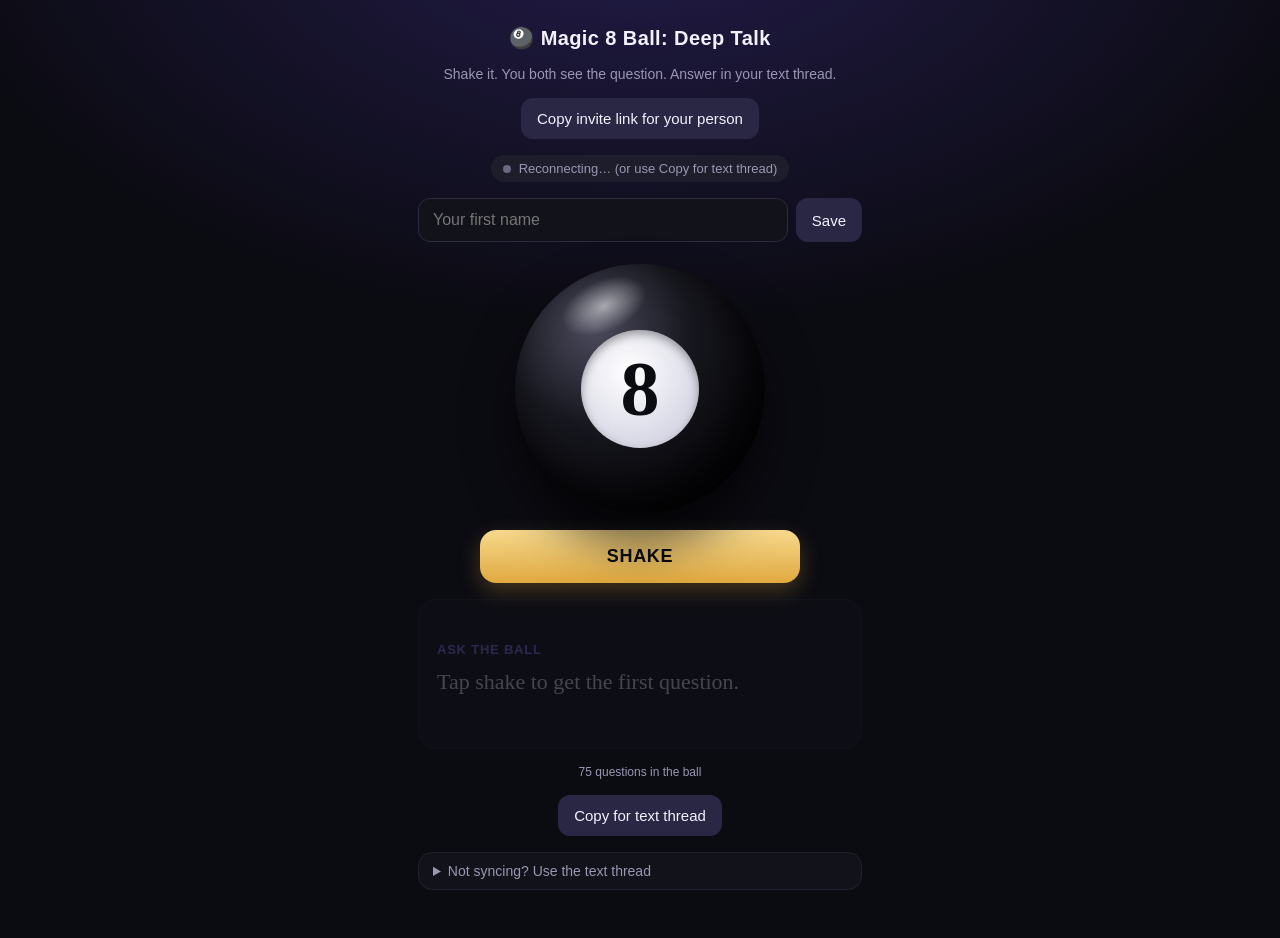
<file: 8ball/index.html>
<!DOCTYPE html>
<html lang="en">
<head>
<meta charset="utf-8">
<meta name="viewport" content="width=device-width, initial-scale=1">
<title>Magic 8 Ball: Deep Talk Edition</title>
<meta name="description" content="Shake the ball, get a deep question, answer it together. 75 questions for two people.">
<meta property="og:title" content="🎱 Magic 8 Ball: Deep Talk">
<meta property="og:description" content="Shake the ball, get a deep question, answer it together.">
<meta property="og:type" content="website">
<link rel="icon" href="data:image/svg+xml,<svg xmlns='http://www.w3.org/2000/svg' viewBox='0 0 100 100'><text y='.9em' font-size='90'>🎱</text></svg>">
<style>
  :root { --bg:#0b0b12; --card:#16161f; --ink:#f3f1ff; --mute:#9a97b3; --accent:#8b7bff; --gold:#f2c66d; }
  * { box-sizing:border-box; -webkit-tap-highlight-color:transparent; }
  html,body { margin:0; background:radial-gradient(1200px 700px at 50% -10%, #231c4a 0%, var(--bg) 60%); color:var(--ink);
    font-family:-apple-system,BlinkMacSystemFont,"Segoe UI",Roboto,sans-serif; min-height:100vh; }
  main { max-width:480px; margin:0 auto; padding:20px 18px 48px; display:flex; flex-direction:column; align-items:center; gap:16px; }
  h1 { font-size:20px; margin:6px 0 0; letter-spacing:.02em; text-align:center; }
  .sub { color:var(--mute); font-size:14px; margin:0; text-align:center; }
  .status { font-size:13px; padding:6px 12px; border-radius:999px; background:#1d1d2b; color:var(--mute); display:flex; gap:8px; align-items:center; }
  .dot { width:8px; height:8px; border-radius:50%; background:#6b6880; }
  .status.live .dot { background:#4ade80; box-shadow:0 0 8px #4ade80; }
  .status.live { color:#d7f7e3; }
  .namebox { display:flex; gap:8px; width:100%; }
  .namebox input { flex:1; padding:12px 14px; border-radius:12px; border:1px solid #2b2b3d; background:#12121a; color:var(--ink); font-size:16px; }
  button { font:inherit; cursor:pointer; }
  .btn { padding:12px 16px; border-radius:12px; border:0; background:#2a2745; color:var(--ink); font-size:15px; }
  .btn:active { transform:scale(.97); }
  .ballwrap { margin-top:6px; perspective:900px; }
  .ball { width:250px; height:250px; border-radius:50%; position:relative;
    background:radial-gradient(circle at 32% 26%, #4a4a5c 0%, #17171f 38%, #050508 78%);
    box-shadow:0 30px 50px rgba(0,0,0,.6), inset -14px -18px 40px rgba(0,0,0,.7); display:grid; place-items:center; }
  .shine { position:absolute; top:16px; left:44px; width:90px; height:52px; border-radius:50%;
    background:radial-gradient(ellipse at center, rgba(255,255,255,.55), rgba(255,255,255,0) 70%); transform:rotate(-24deg); }
  .win { width:118px; height:118px; border-radius:50%; background:radial-gradient(circle at 40% 35%, #fff, #d8d8e6 70%);
    display:grid; place-items:center; box-shadow:inset 0 4px 10px rgba(0,0,0,.35); transition:background .5s; }
  .win .num { font-size:78px; font-weight:800; color:#0b0b12; font-family:Georgia,serif; line-height:1; transition:opacity .3s; }
  .win.reveal { background:radial-gradient(circle at 40% 35%, #2e3a9c, #0d1236 75%); }
  .win.reveal .num { color:var(--gold); font-size:50px; }
  .shaking { animation:shake .9s cubic-bezier(.36,.07,.19,.97) both; }
  @keyframes shake {
    10%{transform:translate(-14px,4px) rotate(-8deg)} 20%{transform:translate(16px,-6px) rotate(9deg)}
    30%{transform:translate(-18px,6px) rotate(-10deg)} 40%{transform:translate(18px,-4px) rotate(8deg)}
    50%{transform:translate(-14px,8px) rotate(-6deg)} 60%{transform:translate(12px,-6px) rotate(6deg)}
    70%{transform:translate(-8px,4px) rotate(-4deg)} 80%{transform:translate(6px,-2px) rotate(2deg)} 100%{transform:none} }
  @media (prefers-reduced-motion: reduce) { .shaking { animation:none; opacity:.6; } }
  .shakebtn { width:100%; max-width:320px; padding:16px; border-radius:16px; border:0; font-size:18px; font-weight:700; letter-spacing:.04em;
    color:#0b0b12; background:linear-gradient(180deg,#f7d98d,#e0a93f); box-shadow:0 8px 22px rgba(224,169,63,.28); }
  .shakebtn:active { transform:scale(.98); }
  .shakebtn:disabled { opacity:.55; }
  .qcard { width:100%; background:var(--card); border:1px solid #26263a; border-radius:18px; padding:20px 18px; min-height:150px;
    display:flex; flex-direction:column; justify-content:center; gap:10px; opacity:1; transition:opacity .5s; }
  .qcard.hidden { opacity:.25; }
  .who { color:var(--mute); font-size:13px; }
  .cat { color:var(--accent); font-size:13px; font-weight:600; letter-spacing:.06em; text-transform:uppercase; }
  .q { font-size:22px; line-height:1.35; margin:0; font-family:Georgia,serif; }
  .row { display:flex; gap:8px; flex-wrap:wrap; justify-content:center; }
  details { width:100%; background:#12121a; border:1px solid #22222f; border-radius:14px; padding:10px 14px; }
  summary { color:var(--mute); font-size:14px; cursor:pointer; }
  details p { color:var(--mute); font-size:13px; line-height:1.5; margin:10px 0 0; }
  ol { margin:10px 0 0; padding-left:22px; color:#cfcde6; font-size:14px; line-height:1.5; }
  ol li { margin-bottom:8px; }
  ol small { color:var(--mute); }
  .pick { display:flex; gap:8px; margin-top:10px; }
  .pick input { width:90px; padding:10px; border-radius:10px; border:1px solid #2b2b3d; background:#0e0e15; color:var(--ink); font-size:16px; }
  textarea.fallback { width:100%; height:80px; margin-top:8px; border-radius:10px; background:#0e0e15; color:var(--ink); border:1px solid #2b2b3d; padding:8px; font:inherit; }
  .count { color:var(--mute); font-size:12px; }
</style>
</head>
<body>
<main>
  <h1>🎱 Magic 8 Ball: Deep Talk</h1>
  <p class="sub">Shake it. You both see the question. Answer in your text thread.</p>
  <div class="row"><button class="btn" id="invite">Copy invite link for your person</button></div>
  <div class="status" id="status"><span class="dot"></span><span id="statusText">Connecting…</span></div>

  <div class="namebox" id="nameBox" hidden>
    <input id="nameInput" maxlength="20" placeholder="Your first name" autocomplete="off">
    <button class="btn" id="nameSave">Save</button>
  </div>

  <div class="ballwrap"><div class="ball" id="ball"><div class="shine"></div>
    <div class="win" id="win"><div class="num" id="num">8</div></div></div></div>

  <button class="shakebtn" id="shake">SHAKE</button>

  <div class="qcard hidden" id="qcard" aria-live="polite">
    <div class="cat" id="cat">Ask the ball</div>
    <p class="q" id="q">Tap shake to get the first question.</p>
    <div class="who" id="who"></div>
  </div>
  <div class="count" id="count"></div>

  <div class="row">
    <button class="btn" id="copy">Copy for text thread</button>
  </div>
  <textarea class="fallback" id="fallback" hidden readonly></textarea>

  <details>
    <summary>Not syncing? Use the text thread</summary>
    <p>If the live link doesn't connect, tap "Copy for text thread" after a shake and paste it to your person. Or type a question number someone sent you:</p>
    <div class="pick"><input id="numIn" type="number" min="1" max="75" inputmode="numeric" placeholder="1 to 75"><button class="btn" id="numGo">Show it</button></div>
  </details>

  <details id="histBox" hidden>
    <summary id="histSum">Asked so far</summary>
    <ol id="hist"></ol>
  </details>
</main>

<script>
const CATS = [
 ["🏠","Roots"],["🌊","Emotions"],["🎭","The Mask"],["💞","Love"],["⚡","Conflict"],
 ["👀","Envy & Admiration"],["🧭","Purpose"],["⏳","Fear & Mortality"],["💰","Money & Ambition"],["🏡","Family & Home"],
 ["🌑","Shadow & Growth"],["🤝","Trust"],["🎈","Joy & Play"],["🔮","Future & Time"],["✨","Meaning"]
];
const Q = [
 // Roots
 "What's a small thing from your childhood home that still shapes how you live today?",
 "Which rule did you grow up with that you've quietly broken as an adult?",
 "Who in your childhood saw you most clearly, and what did they see?",
 "What did your family never talk about that you wish they had?",
 "What memory do you return to when you need comfort?",
 // Emotions
 "When you're overwhelmed, what do you do first, and what do you wish you did instead?",
 "What decision did you make while emotional that you'd still make again?",
 "Which emotion is hardest for you to show someone you're dating?",
 "How can I tell when you're upset but saying you're fine?",
 "What used to ruin your day that barely touches you now?",
 // Mask
 "Which version of you do most people see, and which one are you saving for me?",
 "What part of yourself do you tone down around new people?",
 "What's one first impression people get wrong about you?",
 "When do you feel most like yourself?",
 "What role do you play in your friend group, and are you tired of it?",
 // Love
 "When have you felt truly listened to? What did the other person do?",
 "What does being loved well look like in the small daily stuff?",
 "What do you need more of than you usually ask for?",
 "What's the most honest thing you've been afraid to say early in a relationship?",
 "How do you act when you start falling for someone?",
 // Conflict
 "When we disagree, what do you need from me in the first ten minutes?",
 "How did your family fight, and what did you take from that?",
 "What's an apology you're still waiting for, or still owe?",
 "What kind of criticism can you take, and what kind makes you shut down?",
 "How do you want us to make up after an argument?",
 // Envy
 "Whose life have you quietly envied, and what does that say about what you want?",
 "What did a friend achieve that stung more than you expected?",
 "Whose success makes you genuinely happy, and why them?",
 "What do you compare yourself to that isn't fair to you?",
 "What do people admire about you that you can't see in yourself?",
 // Purpose
 "What would you work on for free for the next ten years?",
 "What did you want to be at ten, and what part of that is still true?",
 "When did you last lose track of time because you were absorbed in something?",
 "What are you building right now that you hope outlasts you?",
 "What would you do with a year off and no money worries?",
 // Fear & mortality
 "What are you most afraid of losing?",
 "If you had one year left, what would you stop doing tomorrow?",
 "What do you want people to say about you when you're gone?",
 "Which fear have you outgrown, and which one still runs you?",
 "What are you putting off that you know matters?",
 // Money
 "What did money mean in your house growing up, and what does it mean to you now?",
 "What does \"enough\" look like for you?",
 "What's the best money you've ever spent?",
 "How do you define success, and who gave you that definition?",
 "What would you risk everything on if you knew you'd be okay?",
 // Family & home
 "What does a good, ordinary Tuesday look like for you five years from now?",
 "Which traditions do you want to keep, and which should end with us?",
 "How close should family be to our daily lives?",
 "What does home smell, sound, and feel like to you?",
 "What kind of family member do you want to get better at being?",
 // Shadow
 "What trait do you judge most harshly in others, and where might it live in you?",
 "What pattern do you keep repeating in relationships?",
 "Which flaw have you made peace with, and which haven't you?",
 "What do you do when you think no one is watching?",
 "What's the hardest truth about yourself that you've accepted?",
 // Trust
 "What makes you trust someone, and what breaks it for good?",
 "When did someone let you down in a way that changed you?",
 "What do you need to know about me to feel safe?",
 "What's a strength of yours that you rarely admit to?",
 "How do you handle it when I'm not available and you need me?",
 // Joy
 "What makes you laugh until it hurts?",
 "What's your idea of a perfect day with no plans?",
 "What's something silly you're weirdly proud of?",
 "What song or place instantly changes your mood?",
 "What first date would impress you that doesn't cost much?",
 // Future
 "What are you doing now that your future self will thank you for?",
 "What are you doing now that your future self will be annoyed about?",
 "Where do you honestly see us a year from now?",
 "What did you believe at 20 that you've changed your mind about?",
 "What do you hope is different about your life by this time next year?",
 // Meaning
 "What do you believe in that you can't prove?",
 "What helped you get through your hardest season?",
 "What do you think you're here to learn?",
 "What does a life well lived look like to you?",
 "What question do you wish someone would ask you?"
];
const catOf = i => CATS[Math.floor(i/5)];

const $ = id => document.getElementById(id);
let me = { id: Math.random().toString(36).slice(2,8), name: "" };
try { me.name = localStorage.getItem("eb-name") || ""; } catch(e) {}
const seen = new Map();   // shake id -> {id, idx, by, ts}
let lastShown = null, busy = false;

function setStatus(live, text){ $("status").classList.toggle("live", live); $("statusText").textContent = text; }

function used(){ return new Set([...seen.values()].map(s => s.idx)); }
function pickIdx(){
  const u = used(); const free = [];
  for (let i=0;i<Q.length;i++) if(!u.has(i)) free.push(i);
  const pool = free.length ? free : Array.from({length:Q.length},(_,i)=>i);
  return pool[Math.floor(Math.random()*pool.length)];
}

function remember(s){
  if (!s || typeof s.idx !== "number" || s.idx<0 || s.idx>=Q.length || !s.id) return false;
  if (seen.has(s.id)) return false;
  seen.set(s.id, { id:String(s.id), idx:s.idx, by:String(s.by||"Someone").slice(0,20), ts:Number(s.ts)||Date.now() });
  renderHist();
  return true;
}

function renderHist(){
  const list = [...seen.values()].sort((a,b)=>a.ts-b.ts);
  $("histBox").hidden = !list.length;
  $("histSum").textContent = "Asked so far (" + list.length + ")";
  const ol = $("hist"); ol.textContent = "";
  list.forEach(s=>{
    const li = document.createElement("li");
    li.textContent = Q[s.idx] + " ";
    const sm = document.createElement("small"); sm.textContent = "· " + s.by;
    li.appendChild(sm); ol.appendChild(li);
  });
  $("count").textContent = list.length ? (list.length + " of 75 asked") : "75 questions in the ball";
}

function reveal(s){
  if (busy || lastShown === s.id) return;
  lastShown = s.id; busy = true;
  $("shake").disabled = true;
  $("qcard").classList.add("hidden");
  $("win").classList.remove("reveal"); $("num").textContent = "8";
  const ball = $("ball"); ball.classList.remove("shaking"); void ball.offsetWidth; ball.classList.add("shaking");
  setTimeout(()=>{
    const [emoji, cat] = catOf(s.idx);
    $("win").classList.add("reveal"); $("num").textContent = emoji;
    $("cat").textContent = cat;
    $("q").textContent = Q[s.idx];
    $("who").textContent = (s.by === me.name || s.id.startsWith(me.id)) ? "You shook the ball" : (s.by + " shook the ball");
    $("qcard").classList.remove("hidden");
    ball.classList.remove("shaking");
    busy = false; $("shake").disabled = false;
    current = s;
  }, 950);
}
let current = null;

function shake(){
  if (busy) return;
  const s = { id: me.id + "-" + Date.now().toString(36), idx: pickIdx(), by: me.name || "Me", ts: Date.now() };
  remember(s);
  send({ k:"shake", cid:me.id, s:s });
  reveal(s);
}

// ---- live sync through a free no-account relay (ntfy.sh), room code lives in the link hash ----
let peerSeen = 0, topicUrl = "";
function roomCode(){
  let h = (location.hash||"").replace("#","").toLowerCase().replace(/[^a-z0-9-]/g,"");
  if (!/^[a-z0-9]{6,20}$/.test(h)) { h = Math.random().toString(36).slice(2,8) + Math.random().toString(36).slice(2,6); try { history.replaceState(null,"","#"+h); } catch(e){ location.hash = h; } }
  return h;
}
async function send(obj){ if(!topicUrl) return; try { await fetch(topicUrl, { method:"POST", body: JSON.stringify(obj) }); } catch(e){} }
function hello(){ send({ k:"hi", cid:me.id, name:me.name||"" }); }
function refreshStatus(){
  const live = Date.now() - peerSeen < 70000;
  setStatus(live, live ? "Live with your person" : "Waiting for your person to open the link…");
}
function onMsg(m){
  if (!m || m.cid === me.id) return;
  if (m.k === "hi") { const first = Date.now() - peerSeen > 70000; peerSeen = Date.now(); if (first) hello(); refreshStatus(); return; }
  if (m.k === "shake" && m.s) {
    peerSeen = Date.now(); refreshStatus();
    const s = m.s; if (remember(s)) { if (!current || (s.ts||0) >= (current.ts||0)) { lastShown = null; reveal(seen.get(s.id)); } }
  }
}
function connect(){
  topicUrl = "https://ntfy.sh/eb8ball-" + roomCode();
  try {
    const es = new EventSource(topicUrl + "/sse?since=5m");
    es.onopen = () => { hello(); };
    es.onmessage = ev => { try { const d = JSON.parse(ev.data); if (d.event === "message") onMsg(JSON.parse(d.message)); } catch(e){} };
    es.onerror = () => { setStatus(false, "Reconnecting… (or use Copy for text thread)"); };
    setInterval(()=>{ hello(); refreshStatus(); }, 25000);
    setStatus(false, "Waiting for your person to open the link…");
  } catch(e){ setStatus(false, "Solo mode. Use Copy for text thread"); }
}

$("shake").onclick = shake;
$("invite").onclick = async () => { try { await navigator.clipboard.writeText(location.href); $("invite").textContent="Link copied. Text it to them"; } catch(e){ $("invite").textContent="Copy the address bar link and text it"; } };
$("copy").onclick = async () => {
  if (!current) { $("who").textContent = "Shake first, then copy."; return; }
  const txt = "🎱 #" + (current.idx+1) + " (" + catOf(current.idx)[1] + "): " + Q[current.idx];
  try { await navigator.clipboard.writeText(txt); $("copy").textContent = "Copied. Paste it in your thread"; setTimeout(()=>$("copy").textContent="Copy for text thread",2200); }
  catch(e){ const f=$("fallback"); f.hidden=false; f.value=txt; f.focus(); f.select(); }
};
$("numGo").onclick = () => {
  const n = parseInt($("numIn").value,10);
  if (!(n>=1 && n<=Q.length)) return;
  const s = { id: "manual-" + Date.now().toString(36), idx:n-1, by:"Your person", ts:Date.now() };
  remember(s); lastShown = null; reveal(s);
};
function saveName(){
  const v = $("nameInput").value.trim().slice(0,20); if(!v) return;
  me.name = v; try{ localStorage.setItem("eb-name", v);}catch(e){}
  $("nameBox").hidden = true;
  hello();
}
$("nameSave").onclick = saveName;
$("nameInput").addEventListener("keydown", e=>{ if(e.key==="Enter") saveName(); });
if (!me.name) $("nameBox").hidden = false;

renderHist();
setStatus(false, "Connecting…");
connect();
</script>
</body>
</html>
</file>
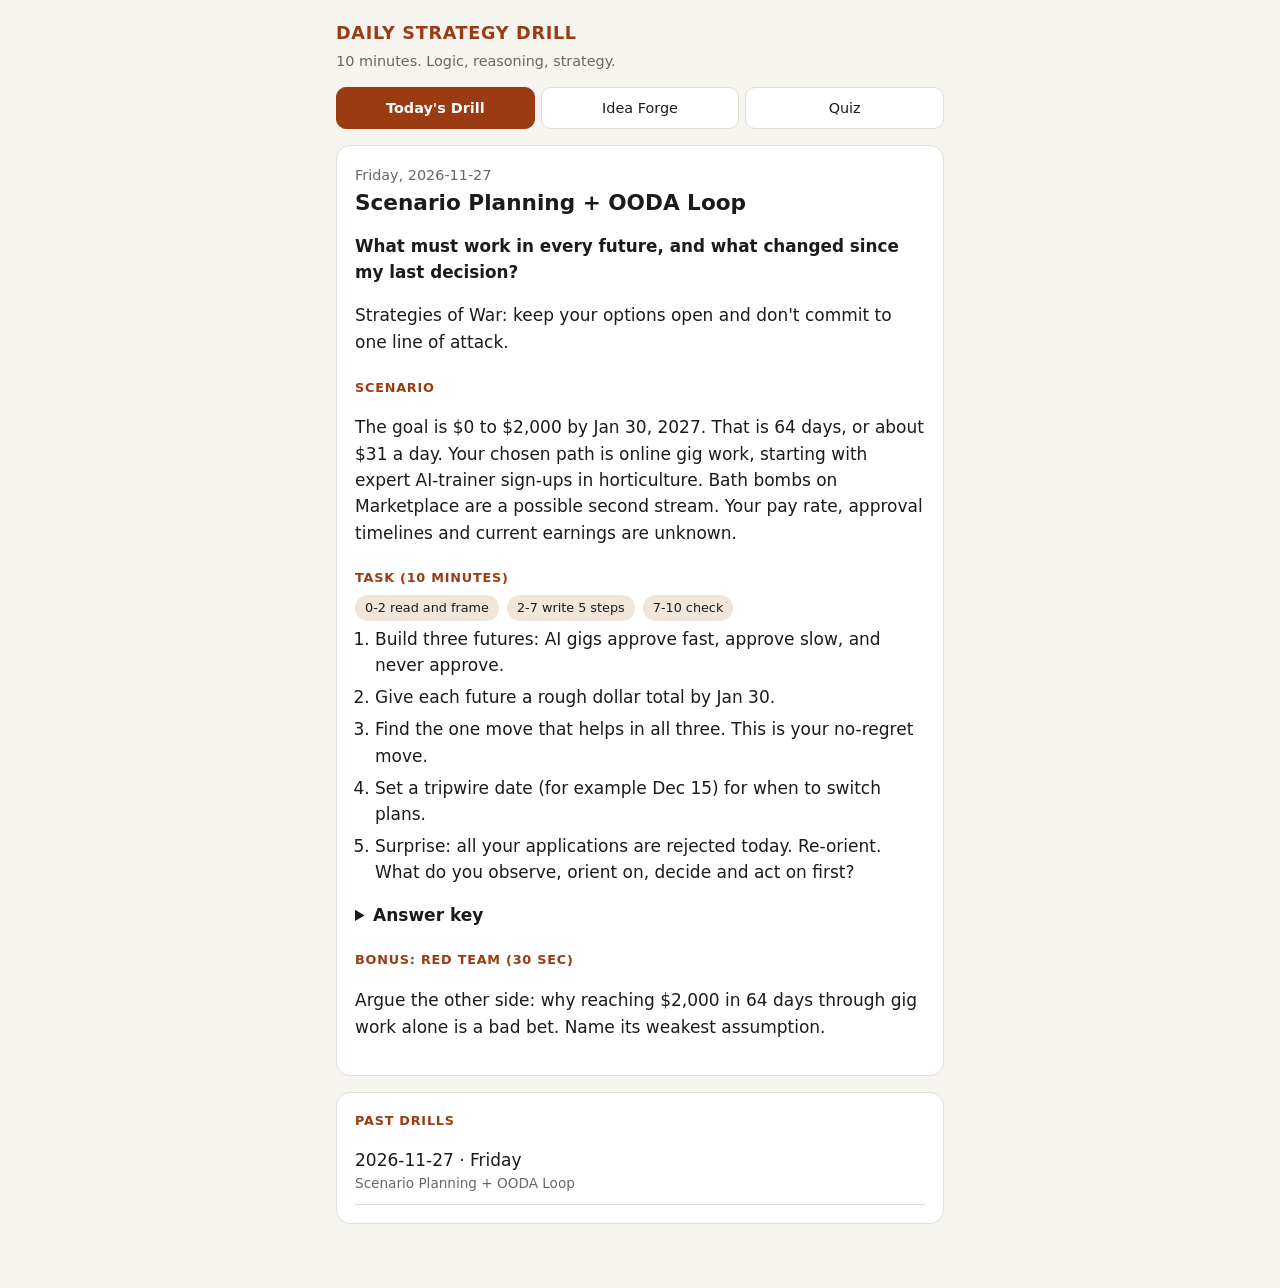
<file: daily-strategy-drill/index.html>
<!doctype html>
<html lang="en">
<head>
<meta charset="utf-8">
<meta name="viewport" content="width=device-width, initial-scale=1">
<title>Daily Strategy Drill</title>
<meta name="description" content="A 10-minute daily drill that keeps logic, reasoning and strategy sharp.">
<link rel="stylesheet" href="style.css">
</head>
<body>
<main>
<header><h1>Daily Strategy Drill</h1><p>10 minutes. Logic, reasoning, strategy.</p></header>
<nav class="tabs"><a class="on" href="./">Today's Drill</a><a href="forge.html">Idea Forge</a><a href="quiz.html">Quiz</a></nav>
<div id="app"><div class="card">Loading…</div></div>
<div class="card archive"><h3 style="margin-top:0">Past drills</h3><div id="archive"></div></div>
</main>
<script>
(function(){
  var app=document.getElementById('app'),arch=document.getElementById('archive');
  function esc(s){return String(s).replace(/[&<>"]/g,function(c){return {'&':'&amp;','<':'&lt;','>':'&gt;','"':'&quot;'}[c]})}
  function store(k,v){try{if(v===undefined)return localStorage.getItem(k);localStorage.setItem(k,v)}catch(e){return null}}
  function render(d){
    var key='score-'+d.date;
    var checks=d.checks.map(function(c){return '<li>'+esc(c)+'</li>'}).join('');
    var steps=d.steps.map(function(c){return '<li>'+esc(c)+'</li>'}).join('');
    var btns='';for(var i=0;i<=5;i++)btns+='<button data-s="'+i+'">'+i+'</button>';
    app.innerHTML='<article class="card"><div class="date">'+esc(d.weekday)+', '+esc(d.date)+'</div>'+
      '<h2>'+esc(d.model)+'</h2><p class="q">'+esc(d.question)+'</p><p>'+esc(d.angle)+'</p>'+
      '<h3>Scenario</h3><p>'+esc(d.scenario)+'</p>'+
      '<h3>Task (10 minutes)</h3><div class="timer"><span class="chip">0-2 read and frame</span><span class="chip">2-7 write 5 steps</span><span class="chip">7-10 check</span></div>'+
      '<ol>'+steps+'</ol>'+
      '<details><summary>Answer key</summary><ul>'+checks+'</ul><p><strong>Trap:</strong> '+esc(d.trap)+'</p><p style="color:var(--mute);font-size:.9rem">'+esc(d.scoreNote||'')+'</p>'+
      '<div class="score" role="group" aria-label="Score">'+btns+'</div></details>'+
      '<h3>Bonus: '+esc(d.bonusName)+' (30 sec)</h3><p>'+esc(d.bonus)+'</p></article>';
    var saved=store(key);
    app.querySelectorAll('.score button').forEach(function(b){
      if(saved===b.dataset.s)b.classList.add('on');
      b.onclick=function(){store(key,b.dataset.s);app.querySelectorAll('.score button').forEach(function(x){x.classList.toggle('on',x===b)})}
    });
    document.title=d.model+' - Daily Strategy Drill';
  }
  fetch('data/drills.json',{cache:'no-store'}).then(function(r){return r.json()}).then(function(list){
    list.sort(function(a,b){return a.date<b.date?1:-1});
    var want=new URLSearchParams(location.search).get('d');
    var cur=list.filter(function(x){return x.date===want})[0]||list[0];
    render(cur);
    arch.innerHTML=list.map(function(x){return '<a href="?d='+esc(x.date)+'">'+esc(x.date)+' · '+esc(x.weekday)+'<span>'+esc(x.model)+'</span></a>'}).join('');
  }).catch(function(){app.innerHTML='<div class="card err">Could not load the drill data.</div>'});
})();
</script>
</body>
</html>
</file>
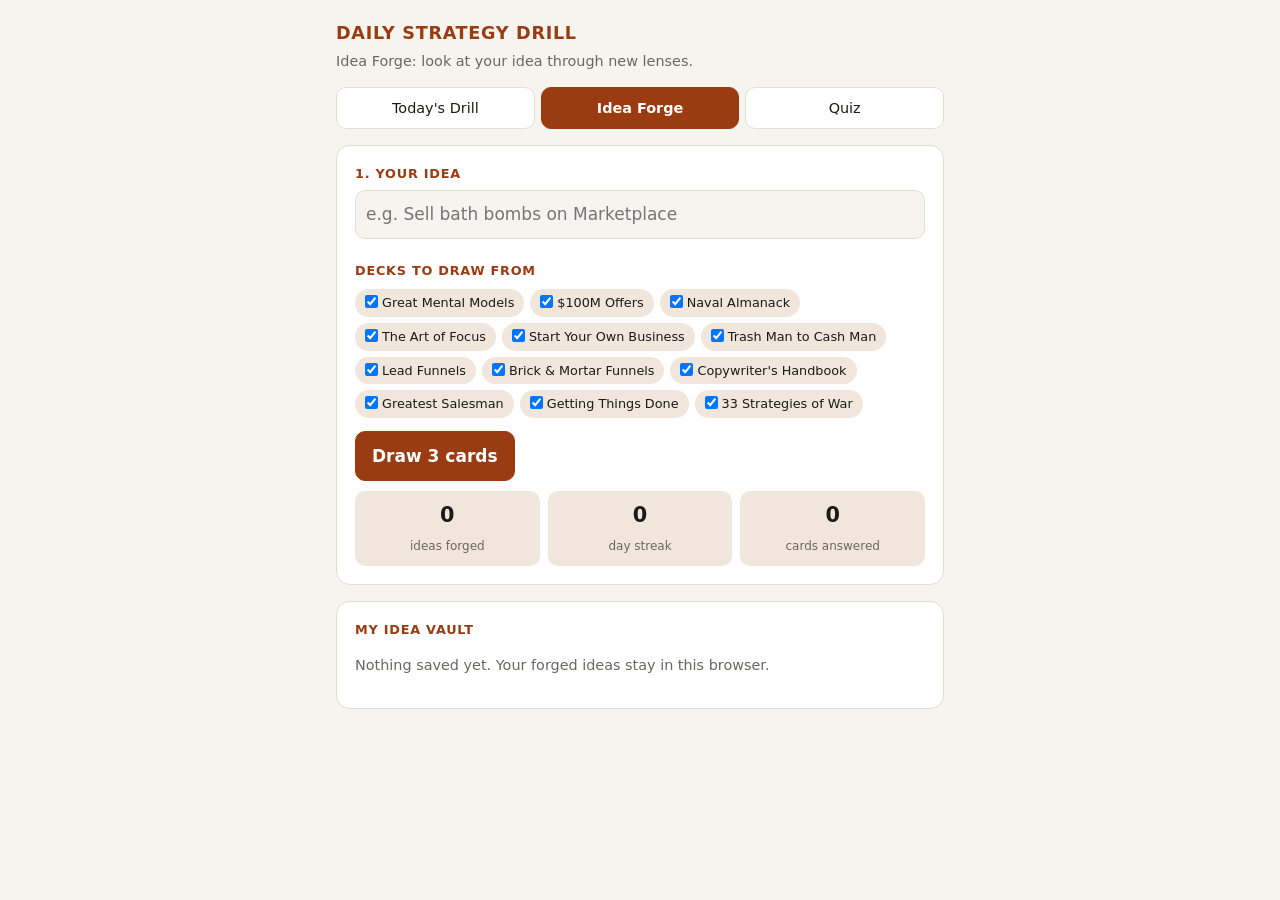
<file: daily-strategy-drill/forge.html>
<!doctype html>
<html lang="en">
<head>
<meta charset="utf-8">
<meta name="viewport" content="width=device-width, initial-scale=1">
<title>Idea Forge - Daily Strategy Drill</title>
<meta name="description" content="Draw lens cards from strategy and business books to think about your idea in new ways.">
<link rel="stylesheet" href="style.css">
</head>
<body>
<main>
<header><h1>Daily Strategy Drill</h1><p>Idea Forge: look at your idea through new lenses.</p></header>
<nav class="tabs"><a href="./">Today's Drill</a><a class="on" href="forge.html">Idea Forge</a><a href="quiz.html">Quiz</a></nav>

<section class="card">
  <h3 style="margin-top:0">1. Your idea</h3>
  <input type="text" id="idea" maxlength="200" placeholder="e.g. Sell bath bombs on Marketplace">
  <h3>Decks to draw from</h3>
  <div class="picker" id="picker"></div>
  <div class="row"><button class="btn" id="deal">Draw 3 cards</button><span class="mute" id="dealHint"></span></div>
  <div class="stats"><div><b id="stSessions">0</b><span>ideas forged</span></div><div><b id="stStreak">0</b><span>day streak</span></div><div><b id="stCards">0</b><span>cards answered</span></div></div>
</section>

<section id="table" hidden>
  <div class="card">
    <h3 style="margin-top:0">2. Your twist</h3>
    <div class="constraint" id="constraint"></div>
    <div class="row"><button class="linkbtn" id="reroll">New twist</button><span class="mute">Answer every card with this twist in mind.</span></div>
  </div>
  <div id="hand"></div>
  <div class="card">
    <h3 style="margin-top:0">3. Wild card: mash-up</h3>
    <p class="mute">Pick the two answers you like best. Combine them into one new version of your idea.</p>
    <textarea id="mash" placeholder="My new version is..."></textarea>
    <div class="row"><button class="btn" id="save">Save to my idea vault</button><span class="mute" id="saveMsg"></span></div>
  </div>
</section>

<section class="card">
  <h3 style="margin-top:0">My idea vault</h3>
  <div id="vault"><p class="mute">Nothing saved yet. Your forged ideas stay in this browser.</p></div>
</section>
</main>
<script>
(function(){
  var $=function(id){return document.getElementById(id)};
  function esc(s){return String(s).replace(/[&<>"]/g,function(c){return {'&':'&amp;','<':'&lt;','>':'&gt;','"':'&quot;'}[c]})}
  function get(k,d){try{var v=localStorage.getItem(k);return v===null?d:JSON.parse(v)}catch(e){return d}}
  function put(k,v){try{localStorage.setItem(k,JSON.stringify(v))}catch(e){}}
  function shuffle(a){a=a.slice();for(var i=a.length-1;i>0;i--){var j=Math.floor(Math.random()*(i+1));var t=a[i];a[i]=a[j];a[j]=t}return a}
  function today(){var d=new Date();return d.getFullYear()+'-'+String(d.getMonth()+1).padStart(2,'0')+'-'+String(d.getDate()).padStart(2,'0')}

  var DATA=null,hand=[],twist='',off=get('forge-off',[]);
  $('idea').value=get('forge-idea','');
  $('idea').oninput=function(){put('forge-idea',this.value)};

  function stats(){
    var v=get('forge-vault',[]),days={},cards=0;
    v.forEach(function(x){days[x.day]=1;cards+=x.cards.filter(function(c){return c.answer.trim()}).length});
    var s=0,d=new Date();
    if(!days[today()])d.setDate(d.getDate()-1);
    while(true){var k=d.getFullYear()+'-'+String(d.getMonth()+1).padStart(2,'0')+'-'+String(d.getDate()).padStart(2,'0');if(!days[k])break;s++;d.setDate(d.getDate()-1)}
    $('stSessions').textContent=v.length;$('stStreak').textContent=s;$('stCards').textContent=cards;
  }

  function picker(){
    $('picker').innerHTML=Object.keys(DATA.decks).map(function(k){
      return '<label><input type="checkbox" value="'+esc(k)+'"'+(off.indexOf(k)<0?' checked':'')+'>'+esc(DATA.decks[k])+'</label>'}).join('');
    $('picker').querySelectorAll('input').forEach(function(cb){cb.onchange=function(){
      off=[].slice.call($('picker').querySelectorAll('input')).filter(function(x){return !x.checked}).map(function(x){return x.value});
      put('forge-off',off)}});
  }

  function newTwist(){twist=DATA.constraints[Math.floor(Math.random()*DATA.constraints.length)];$('constraint').textContent='Twist: '+twist}

  function deal(){
    var idea=$('idea').value.trim();
    if(!idea){$('dealHint').textContent='Type your idea first.';$('idea').focus();return}
    var pool=DATA.cards.filter(function(c){return off.indexOf(c.deck)<0});
    if(pool.length<3){$('dealHint').textContent='Pick at least 2 decks.';return}
    $('dealHint').textContent='';
    var byDeck={};shuffle(pool).forEach(function(c){(byDeck[c.deck]=byDeck[c.deck]||[]).push(c)});
    var decks=shuffle(Object.keys(byDeck));hand=[];
    for(var i=0;hand.length<3;i++){var d=decks[i%decks.length];var c=byDeck[d].shift();if(c)hand.push(c)}
    newTwist();
    $('hand').innerHTML=hand.map(function(c,i){
      return '<article class="card lens"><div class="deck">'+esc(DATA.decks[c.deck])+'</div><h4>'+esc(c.title)+'</h4><p>'+esc(c.prompt)+'</p>'+
        '<textarea data-i="'+i+'" placeholder="Your answer for: '+esc(idea)+'"></textarea>'+
        '<div class="row"><button class="linkbtn" data-t="'+i+'">Start 2-minute timer</button><button class="linkbtn" data-s="'+i+'">Swap this card</button></div></article>'}).join('');
    $('mash').value='';$('saveMsg').textContent='';
    $('table').hidden=false;
    wire();
    $('table').scrollIntoView({behavior:'smooth'});
  }

  function wire(){
    $('hand').querySelectorAll('[data-t]').forEach(function(b){b.onclick=function(){
      if(b._iv){clearInterval(b._iv);b._iv=null;b.textContent='Start 2-minute timer';return}
      var left=120;b.textContent='2:00 (tap to stop)';
      b._iv=setInterval(function(){left--;b.textContent=Math.floor(left/60)+':'+String(left%60).padStart(2,'0')+' (tap to stop)';
        if(left<=0){clearInterval(b._iv);b._iv=null;b.textContent='Time! Start again'}},1000)}});
    $('hand').querySelectorAll('[data-s]').forEach(function(b){b.onclick=function(){
      var i=+b.dataset.s,used=hand.map(function(c){return c.title});
      var pool=DATA.cards.filter(function(c){return off.indexOf(c.deck)<0&&used.indexOf(c.title)<0});
      if(!pool.length)return;
      var c=pool[Math.floor(Math.random()*pool.length)];hand[i]=c;
      var art=b.closest('article');
      art.querySelector('.deck').textContent=DATA.decks[c.deck];art.querySelector('h4').textContent=c.title;art.querySelector('p').textContent=c.prompt;}});
  }

  function save(){
    var answers=[].slice.call($('hand').querySelectorAll('textarea'));
    var cards=hand.map(function(c,i){return {deck:DATA.decks[c.deck],title:c.title,prompt:c.prompt,answer:answers[i].value}});
    if(!cards.some(function(c){return c.answer.trim()})&&!$('mash').value.trim()){$('saveMsg').textContent='Answer at least one card first.';return}
    var v=get('forge-vault',[]);
    v.unshift({id:Date.now(),day:today(),idea:$('idea').value.trim(),twist:twist,cards:cards,mash:$('mash').value});
    put('forge-vault',v);$('saveMsg').textContent='Saved. Draw again for a new angle.';
    vault();stats();
  }

  function asText(x){
    var t='IDEA: '+x.idea+'\nTWIST: '+x.twist+'\n';
    x.cards.forEach(function(c){t+='\n['+c.deck+'] '+c.title+'\n'+(c.answer.trim()||'(skipped)')+'\n'});
    if(x.mash.trim())t+='\nMASH-UP: '+x.mash+'\n';return t;
  }

  function vault(){
    var v=get('forge-vault',[]);
    if(!v.length){$('vault').innerHTML='<p class="mute">Nothing saved yet. Your forged ideas stay in this browser.</p>';return}
    $('vault').innerHTML=v.map(function(x){
      return '<div class="vault-item"><b>'+esc(x.idea)+'</b> <span class="mute">· '+esc(x.day)+'</span>'+
      '<details><summary class="mute">Show answers</summary><pre>'+esc(asText(x))+'</pre></details>'+
      '<div class="row"><button class="linkbtn" data-copy="'+x.id+'">Copy</button><button class="linkbtn" data-del="'+x.id+'">Delete</button></div></div>'}).join('');
    $('vault').querySelectorAll('[data-copy]').forEach(function(b){b.onclick=function(){
      var x=v.filter(function(y){return String(y.id)===b.dataset.copy})[0];
      var done=function(){b.textContent='Copied'};
      if(navigator.clipboard)navigator.clipboard.writeText(asText(x)).then(done,function(){b.textContent='Copy failed'});}});
    $('vault').querySelectorAll('[data-del]').forEach(function(b){b.onclick=function(){
      if(!confirm('Delete this idea from your vault?'))return;
      put('forge-vault',v.filter(function(y){return String(y.id)!==b.dataset.del}));vault();stats()}});
  }

  $('deal').onclick=deal;$('reroll').onclick=newTwist;$('save').onclick=save;
  vault();stats();
  fetch('data/cards.json',{cache:'no-store'}).then(function(r){return r.json()}).then(function(d){DATA=d;picker()})
    .catch(function(){$('deal').disabled=true;$('dealHint').textContent='Could not load the cards.'});
})();
</script>
</body>
</html>
</file>
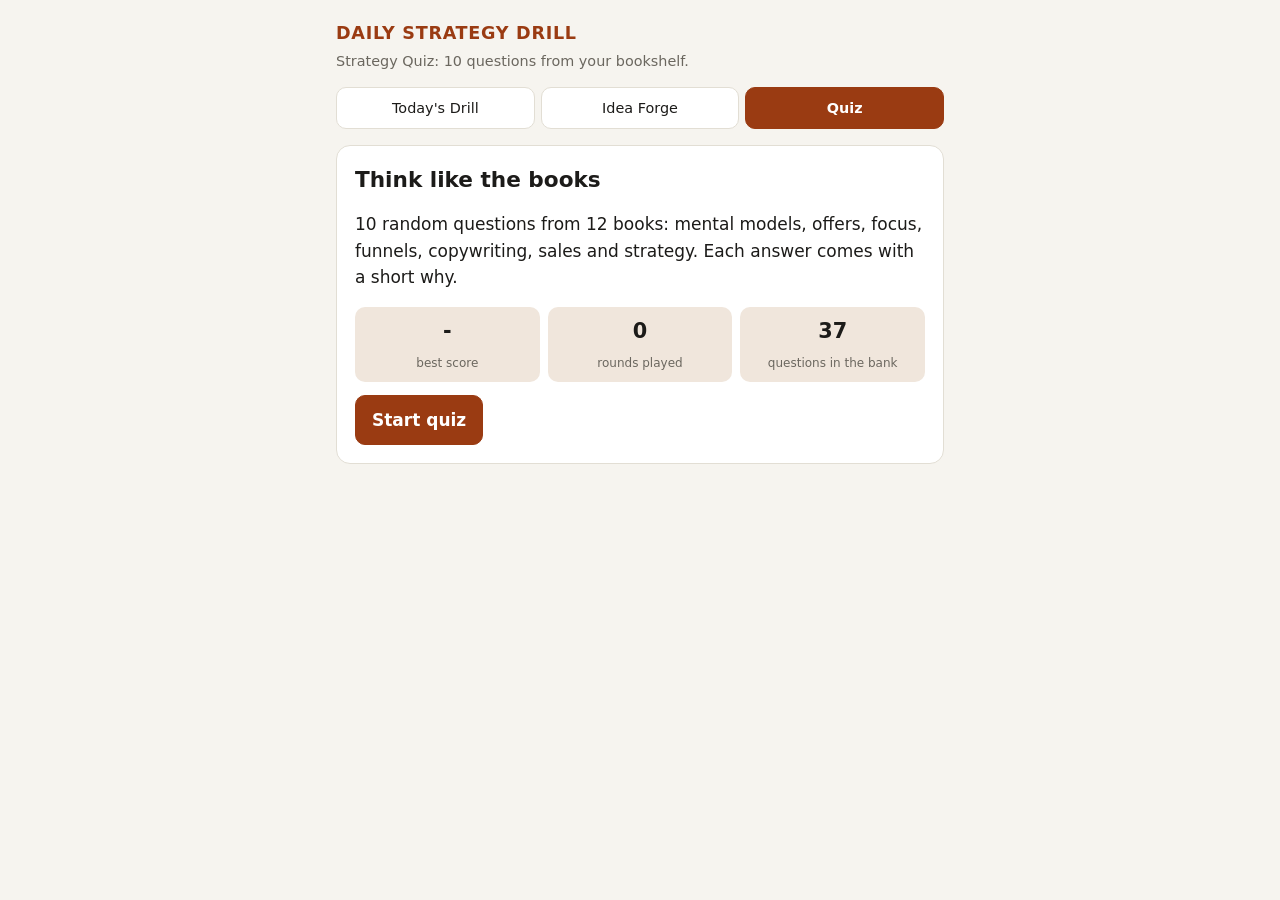
<file: daily-strategy-drill/quiz.html>
<!doctype html>
<html lang="en">
<head>
<meta charset="utf-8">
<meta name="viewport" content="width=device-width, initial-scale=1">
<title>Strategy Quiz - Daily Strategy Drill</title>
<meta name="description" content="A 10-question quiz on mental models, offers, focus, funnels and strategy.">
<link rel="stylesheet" href="style.css">
</head>
<body>
<main>
<header><h1>Daily Strategy Drill</h1><p>Strategy Quiz: 10 questions from your bookshelf.</p></header>
<nav class="tabs"><a href="./">Today's Drill</a><a href="forge.html">Idea Forge</a><a class="on" href="quiz.html">Quiz</a></nav>
<div id="app"><div class="card">Loading…</div></div>
</main>
<script>
(function(){
  var app=document.getElementById('app'),ALL=[],round=[],i=0,score=0,missed=[],ROUND=10;
  function esc(s){return String(s).replace(/[&<>"]/g,function(c){return {'&':'&amp;','<':'&lt;','>':'&gt;','"':'&quot;'}[c]})}
  function get(k,d){try{var v=localStorage.getItem(k);return v===null?d:JSON.parse(v)}catch(e){return d}}
  function put(k,v){try{localStorage.setItem(k,JSON.stringify(v))}catch(e){}}
  function shuffle(a){a=a.slice();for(var j=a.length-1;j>0;j--){var k=Math.floor(Math.random()*(j+1));var t=a[j];a[j]=a[k];a[k]=t}return a}

  function start(){
    var books={};ALL.forEach(function(q){books[q.src]=1});
    var best=get('quiz-best',null),plays=get('quiz-plays',0);
    app.innerHTML='<section class="card"><h2>Think like the books</h2>'+
      '<p>10 random questions from '+Object.keys(books).length+' books: mental models, offers, focus, funnels, copywriting, sales and strategy. Each answer comes with a short why.</p>'+
      '<div class="stats"><div><b>'+(best===null?'-':best+'/'+ROUND)+'</b><span>best score</span></div><div><b>'+plays+'</b><span>rounds played</span></div><div><b>'+ALL.length+'</b><span>questions in the bank</span></div></div>'+
      '<div class="row"><button class="btn" id="go">Start quiz</button></div></section>';
    document.getElementById('go').onclick=function(){round=shuffle(ALL).slice(0,ROUND);i=0;score=0;missed=[];ask()};
  }

  function ask(){
    var q=round[i],opts=shuffle([q.a].concat(q.w));
    app.innerHTML='<section class="card"><div class="date">Question '+(i+1)+' of '+round.length+' · Score '+score+'</div>'+
      '<div class="bar"><i style="width:'+(i/round.length*100)+'%"></i></div>'+
      '<div class="deck" style="margin-top:1rem">'+esc(q.src)+'</div><p class="q">'+esc(q.q)+'</p>'+
      '<div class="opts">'+opts.map(function(o){return '<button data-o="'+esc(o)+'">'+esc(o)+'</button>'}).join('')+'</div>'+
      '<div id="after"></div></section>';
    app.querySelectorAll('.opts button').forEach(function(b){b.onclick=function(){
      var ok=b.dataset.o===q.a;if(ok)score++;else missed.push(q);
      app.querySelectorAll('.opts button').forEach(function(x){x.disabled=true;if(x.dataset.o===q.a)x.classList.add('right');else if(x===b)x.classList.add('wrong')});
      var last=i===round.length-1;
      document.getElementById('after').innerHTML='<div class="explain"><b>'+(ok?'Right.':'Not quite.')+'</b> '+esc(q.why)+'</div>'+
        '<div class="row"><button class="btn" id="next">'+(last?'See my score':'Next question')+'</button></div>';
      var n=document.getElementById('next');n.focus();
      n.onclick=function(){i++;if(i<round.length)ask();else end()};
    }});
  }

  function end(){
    var best=get('quiz-best',null);if(best===null||score>best){best=score;put('quiz-best',score)}
    put('quiz-plays',get('quiz-plays',0)+1);
    var msg=score>=9?'Strategist level. Take this thinking to the Idea Forge.':score>=6?'Solid. Review the misses below and try again tomorrow.':'Good start. Each miss below is a lesson to keep.';
    app.innerHTML='<section class="card"><h2>You scored '+score+' out of '+round.length+'</h2><p>'+msg+'</p>'+
      '<div class="bar"><i style="width:'+(score/round.length*100)+'%"></i></div>'+
      '<p class="mute">Best: '+best+'/'+round.length+'</p>'+
      (missed.length?'<h3>Review your misses</h3><ul>'+missed.map(function(q){return '<li><b>'+esc(q.q)+'</b><br>'+esc(q.a)+' <span class="mute">('+esc(q.src)+')</span></li>'}).join('')+'</ul>':'')+
      '<div class="row"><button class="btn" id="again">Play again</button><a class="btn ghost" href="forge.html">Go to Idea Forge</a></div></section>';
    document.getElementById('again').onclick=function(){round=shuffle(ALL).slice(0,ROUND);i=0;score=0;missed=[];ask()};
  }

  fetch('data/quiz.json',{cache:'no-store'}).then(function(r){return r.json()}).then(function(d){ALL=d;start()})
    .catch(function(){app.innerHTML='<div class="card err">Could not load the quiz.</div>'});
})();
</script>
</body>
</html>
</file>
<file: daily-strategy-drill/style.css>
:root{--bg:#f6f4ef;--card:#fff;--ink:#1c1b19;--mute:#6b675f;--line:#e2ded4;--accent:#9a3b12;--chip:#f0e6dc;--good:#2f7a3d;--bad:#b3261e;--on-accent:#fff}
@media (prefers-color-scheme:dark){:root{--bg:#141412;--card:#1e1d1a;--ink:#efece4;--mute:#a09b90;--line:#33312c;--accent:#e8a070;--chip:#2b2620;--good:#7fc98b;--bad:#f2948c;--on-accent:#1c1b19}}
*{box-sizing:border-box}
body{margin:0;background:var(--bg);color:var(--ink);font:17px/1.55 system-ui,-apple-system,Segoe UI,Roboto,sans-serif}
main{max-width:640px;margin:0 auto;padding:20px 16px 64px}
header h1{font-size:1.1rem;margin:0;letter-spacing:.04em;text-transform:uppercase;color:var(--accent)}
header p{margin:.2rem 0 0;color:var(--mute);font-size:.9rem}
nav.tabs{display:flex;gap:6px;margin-top:14px}
nav.tabs a{flex:1;text-align:center;padding:9px 4px;border:1px solid var(--line);border-radius:10px;color:var(--ink);text-decoration:none;font-size:.9rem;background:var(--card)}
nav.tabs a.on{background:var(--accent);border-color:var(--accent);color:var(--on-accent);font-weight:600}
.card{background:var(--card);border:1px solid var(--line);border-radius:14px;padding:18px;margin-top:16px}
.date{color:var(--mute);font-size:.9rem}
h2{font-size:1.35rem;margin:.2rem 0 .6rem;line-height:1.25}
h3{font-size:.8rem;text-transform:uppercase;letter-spacing:.06em;color:var(--accent);margin:1.4rem 0 .4rem}
.q{font-size:1.05rem;font-weight:600}
ol,ul{padding-left:1.25rem;margin:.3rem 0}li{margin:.35rem 0}
.timer{display:flex;gap:8px;flex-wrap:wrap;margin:.4rem 0 0}
.chip{background:var(--chip);border-radius:999px;padding:3px 10px;font-size:.8rem;display:inline-block}
.score{display:flex;gap:6px;margin-top:.5rem}
.score button{flex:1;padding:10px 0;border:1px solid var(--line);background:var(--card);color:var(--ink);border-radius:10px;font:inherit;cursor:pointer}
.score button.on{background:var(--accent);color:var(--on-accent);border-color:var(--accent)}
details{margin-top:1rem}summary{cursor:pointer;font-weight:600}
.archive a{display:block;padding:10px 0;border-bottom:1px solid var(--line);color:var(--ink);text-decoration:none}
.archive a span{color:var(--mute);font-size:.85rem;display:block}
.err{color:var(--bad)}
.mute{color:var(--mute);font-size:.9rem}
.btn{display:inline-block;padding:11px 16px;border-radius:10px;border:1px solid var(--accent);background:var(--accent);color:var(--on-accent);font:inherit;font-weight:600;cursor:pointer}
.btn.ghost{background:transparent;color:var(--accent)}
.btn:disabled{opacity:.5;cursor:default}
.row{display:flex;gap:8px;flex-wrap:wrap;align-items:center;margin-top:.8rem}
textarea,input[type=text]{width:100%;font:inherit;color:var(--ink);background:var(--bg);border:1px solid var(--line);border-radius:10px;padding:10px}
textarea{min-height:84px;resize:vertical}
.deck{font-size:.75rem;text-transform:uppercase;letter-spacing:.06em;color:var(--accent);font-weight:700}
.lens h4{margin:.15rem 0 .35rem;font-size:1.1rem}
.lens p{margin:.2rem 0 .6rem}
.picker{display:flex;gap:6px;flex-wrap:wrap;margin-top:.5rem}
.picker label{font-size:.8rem;background:var(--chip);border-radius:999px;padding:4px 10px;cursor:pointer;user-select:none}
.picker input{margin:0 4px 0 0;vertical-align:-1px}
.constraint{border-left:4px solid var(--accent);padding:8px 12px;background:var(--chip);border-radius:8px;margin-top:.6rem}
.stats{display:flex;gap:8px;margin-top:.6rem}
.stats div{flex:1;text-align:center;background:var(--chip);border-radius:10px;padding:8px 4px}
.stats b{display:block;font-size:1.3rem}
.stats span{font-size:.75rem;color:var(--mute)}
.opts button{display:block;width:100%;text-align:left;margin:.45rem 0;padding:12px 14px;border:1px solid var(--line);border-radius:10px;background:var(--card);color:var(--ink);font:inherit;cursor:pointer}
.opts button.right{border-color:var(--good);background:color-mix(in srgb,var(--good) 14%,var(--card))}
.opts button.wrong{border-color:var(--bad);background:color-mix(in srgb,var(--bad) 14%,var(--card))}
.opts button:disabled{cursor:default}
.explain{margin-top:.6rem;padding:10px 12px;border-radius:10px;background:var(--chip);font-size:.95rem}
.bar{height:6px;background:var(--line);border-radius:6px;overflow:hidden;margin-top:.4rem}
.bar i{display:block;height:100%;background:var(--accent);width:0;transition:width .3s}
.vault-item{border-top:1px solid var(--line);padding:10px 0}
.vault-item:first-child{border-top:0}
.vault-item pre{white-space:pre-wrap;font:inherit;font-size:.9rem;margin:.4rem 0 0;color:var(--ink)}
.linkbtn{background:none;border:0;color:var(--accent);font:inherit;font-size:.85rem;cursor:pointer;padding:0;margin-right:12px}
</file>
